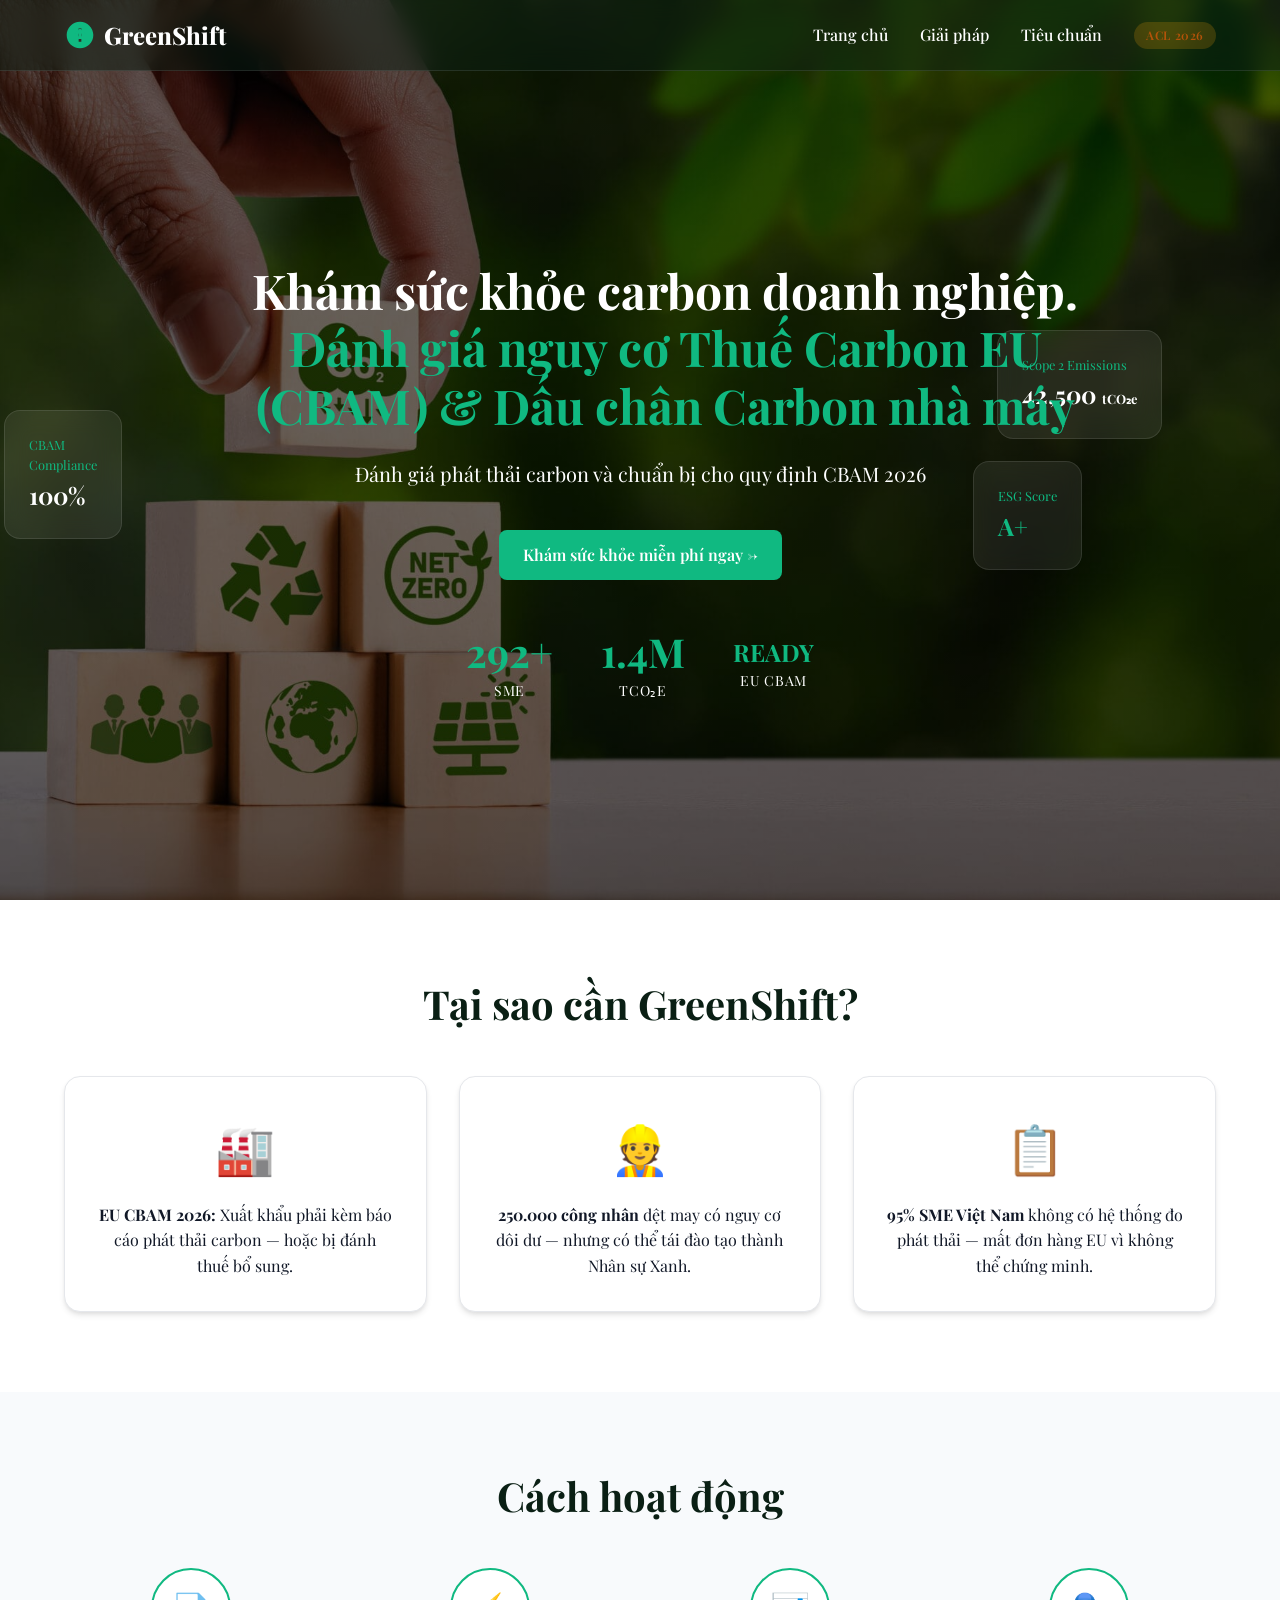
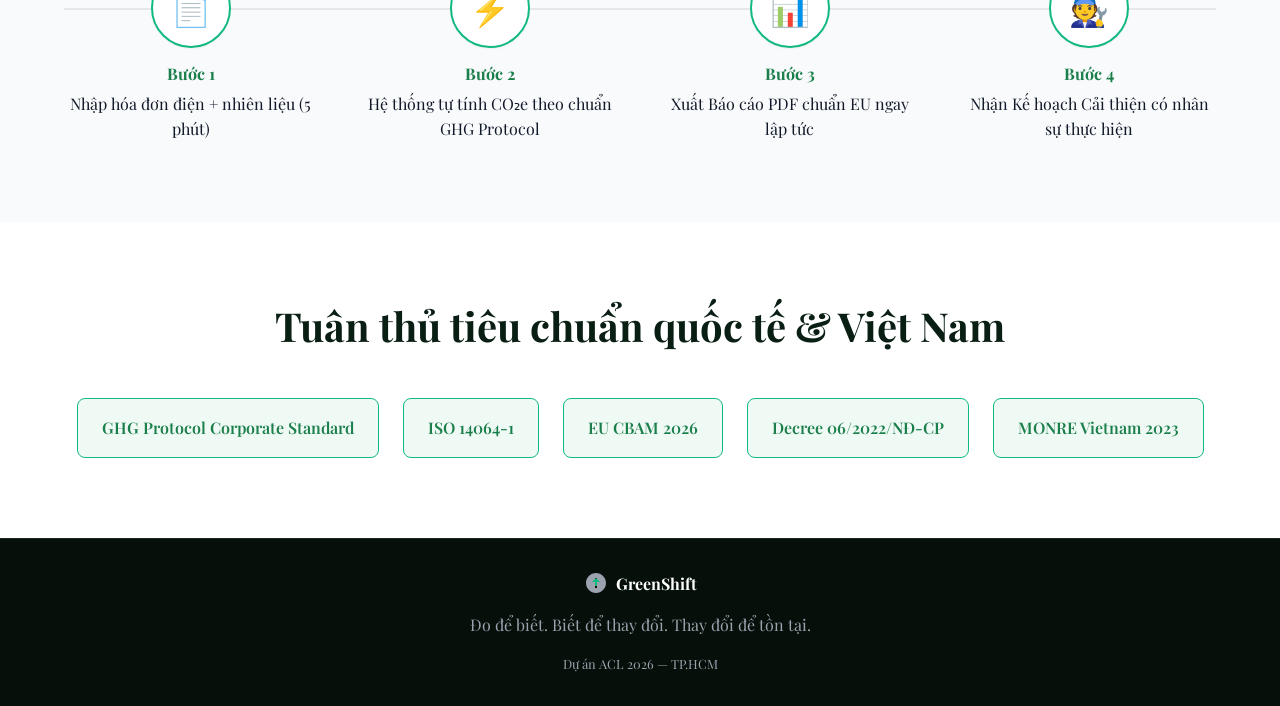
<file: index.html>
<!DOCTYPE html>
<html lang="vi">
<head>
  <meta charset="UTF-8">
  <meta name="viewport" content="width=device-width, initial-scale=1.0">
  <title>GreenShift | Carbon Intelligence Platform for Vietnamese SMEs</title>  
  <link rel="stylesheet" href="css/style.css">
  <link rel="preconnect" href="https://fonts.googleapis.com">
<link rel="preconnect" href="https://fonts.gstatic.com" crossorigin>
<link rel="preconnect" href="https://fonts.googleapis.com">
<link rel="preconnect" href="https://fonts.gstatic.com" crossorigin>
<link rel="preconnect" href="https://fonts.googleapis.com">
<link rel="preconnect" href="https://fonts.gstatic.com" crossorigin>
<link href="https://fonts.googleapis.com/css2?family=Playfair+Display:ital,wght@0,400..900;1,400..900&display=swap" rel="stylesheet">
</head>
<body >

  <nav class="navbar">
    <div class="logo">
      <svg viewBox="0 0 24 24" xmlns="http://www.w3.org/2000/svg">
        <path d="M12 2C6.48 2 2 6.48 2 12s4.48 10 10 10 10-4.48 10-10S17.52 2 12 2zm1 15h-2v-2h2v2zm0-4h-2V7h2v6z"/>
        <path d="M16 11l-4-4-4 4h3v4h2v-4h3z" fill="#10b981"/>
      </svg>
      GreenShift
    </div>
    <div class="nav-links">
      <a href="#">Trang chủ</a>
      <a href="#giai-phap">Giải pháp</a>
      <a href="#tieu-chuan">Tiêu chuẩn</a>
      <span class="badge badge-amber">ACL 2026</span>
    </div>
  </nav>

  <section class="hero">
    <div class="hero-content">
      <h1>Khám sức khỏe carbon doanh nghiệp.<br><span>Đánh giá nguy cơ Thuế Carbon EU (CBAM) & Dấu chân Carbon nhà máy</span></h1>
      <p class="sub">Đánh giá phát thải carbon và chuẩn bị cho quy định CBAM 2026</p>
      <div class="hero-cta">
        <a href="app.html" class="btn btn-primary">Khám sức khỏe miễn phí ngay &rarr;</a>
      </div>
      <div class="stats-counter">
        <div class="stat-item">
          <h3><span class="counter" data-target="500">0</span>+</h3>
          <p>SME</p>
        </div>
        <div class="stat-item">
          <h3><span class="counter" data-target="2.4">0</span>M</h3>
          <p>tCO₂e</p>
        </div>
        <div class="stat-item">
          <h3 style="font-size: 1.5rem; display: flex; align-items: center; height: 100%;">READY</h3>
          <p>EU CBAM</p>
        </div>
      </div>
    </div>
    <div class="hero-visual">
      <div class="floating-card fc-1">
        <div style="font-size: 0.8rem; color: var(--color-accent)">Scope 2 Emissions</div>
        <div style="font-size: 1.5rem; font-weight: bold;">42,500 <span style="font-size:0.8rem">tCO₂e</span></div>
      </div>
      <div class="floating-card fc-2">
        <div style="font-size: 0.8rem; color: var(--color-accent)">ESG Score</div>
        <div style="font-size: 1.5rem; font-weight: bold; color: var(--color-success)">A+</div>
      </div>
      <div class="floating-card fc-3">
        <div style="font-size: 0.8rem; color: var(--color-accent)">CBAM Compliance</div>
        <div style="font-size: 1.5rem; font-weight: bold;">100%</div>
      </div>
    </div>
  </section>

  <section id="giai-phap" class="section pain-points">
    <h2 class="section-title">Tại sao cần GreenShift?</h2>
    <div class="grid-3">
      <div class="card pain-card">
        <div class="icon">🏭</div>
        <p><strong>EU CBAM 2026:</strong> Xuất khẩu phải kèm báo cáo phát thải carbon — hoặc bị đánh thuế bổ sung.</p>
      </div>
      <div class="card pain-card">
        <div class="icon">👷</div>
        <p><strong>250.000 công nhân</strong> dệt may có nguy cơ dôi dư — nhưng có thể tái đào tạo thành Nhân sự Xanh.</p>
      </div>
      <div class="card pain-card">
        <div class="icon">📋</div>
        <p><strong>95% SME Việt Nam</strong> không có hệ thống đo phát thải — mất đơn hàng EU vì không thể chứng minh.</p>
      </div>
    </div>
  </section>

  <section class="section how-it-works">
    <h2 class="section-title">Cách hoạt động</h2>
    <div class="steps-container">
      <div class="step">
        <div class="step-icon">📄</div>
        <h4>Bước 1</h4>
        <p>Nhập hóa đơn điện + nhiên liệu (5 phút)</p>
      </div>
      <div class="step">
        <div class="step-icon">⚡</div>
        <h4>Bước 2</h4>
        <p>Hệ thống tự tính CO₂e theo chuẩn GHG Protocol</p>
      </div>
      <div class="step">
        <div class="step-icon">📊</div>
        <h4>Bước 3</h4>
        <p>Xuất Báo cáo PDF chuẩn EU ngay lập tức</p>
      </div>
      <div class="step">
        <div class="step-icon">🧑‍🔧</div>
        <h4>Bước 4</h4>
        <p>Nhận Kế hoạch Cải thiện có nhân sự thực hiện</p>
      </div>
    </div>
  </section>

  <section id="tieu-chuan" class="section badges-section">
    <h2 class="section-title">Tuân thủ tiêu chuẩn quốc tế & Việt Nam</h2>
    <div class="badges-grid">
      <div class="compliance-badge">GHG Protocol Corporate Standard</div>
      <div class="compliance-badge">ISO 14064-1</div>
      <div class="compliance-badge">EU CBAM 2026</div>
      <div class="compliance-badge">Decree 06/2022/NĐ-CP</div>
      <div class="compliance-badge">MONRE Vietnam 2023</div>
    </div>
  </section>

  <footer id="footer" class="footer">
    <div style="display: flex; justify-content: center; align-items: center; gap: 0.5rem; margin-bottom: 1rem;">
      <svg width="24" height="24" viewBox="0 0 24 24" xmlns="http://www.w3.org/2000/svg">
        <path d="M12 2C6.48 2 2 6.48 2 12s4.48 10 10 10 10-4.48 10-10S17.52 2 12 2zm1 15h-2v-2h2v2zm0-4h-2V7h2v6z" fill="#9ca3af"/>
        <path d="M16 11l-4-4-4 4h3v4h2v-4h3z" fill="#10b981"/>
      </svg>
      <span style="font-weight: 700; color: white;">GreenShift</span>
    </div>
    <p>Đo để biết. Biết để thay đổi. Thay đổi để tồn tại.</p>
    <p style="margin-top: 1rem; font-size: 0.8rem;">Dự án ACL 2026 — TP.HCM</p>
  </footer>

  <script>
    // Simple counter animation
    const counters = document.querySelectorAll('.counter');
    counters.forEach(counter => {
      const target = +counter.getAttribute('data-target');
      const duration = 2000;
      const step = target / (duration / 16);
      let current = 0;
      
      const updateCounter = () => {
        current += step;
        if (current < target) {
          counter.innerText = current % 1 !== 0 ? current.toFixed(1) : Math.ceil(current);
          requestAnimationFrame(updateCounter);
        } else {
          counter.innerText = target;
        }
      };
      updateCounter();
    });
  </script>
</body>
</html>
</file>
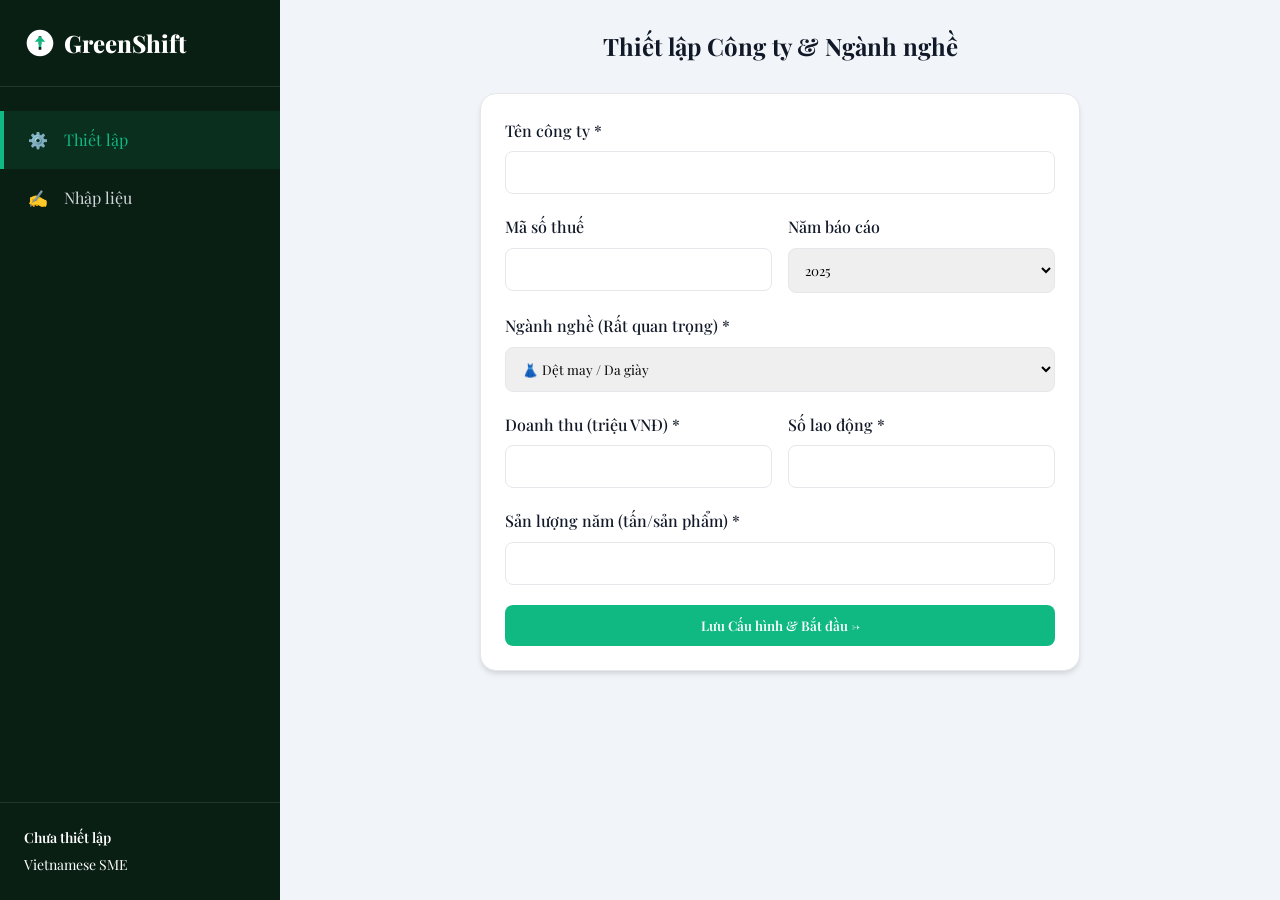
<file: app.html>
<!DOCTYPE html>
<html lang="vi">
<head>
  <meta charset="UTF-8">
  <meta name="viewport" content="width=device-width, initial-scale=1.0">
  <title>GreenShift App v2.0 | MRV Tracker</title>
  <link rel="stylesheet" href="css/style.css">
  <link rel="stylesheet" href="css/print.css" media="print">
  <link rel="preconnect" href="https://fonts.googleapis.com">
  <link rel="preconnect" href="https://fonts.gstatic.com" crossorigin>
  <link href="https://fonts.googleapis.com/css2?family=Playfair+Display:ital,wght@0,400..900;1,400..900&display=swap" rel="stylesheet">

  <!-- Libraries: 100% offline -->
  <script src="libs/chart.umd.min.js"></script>
  <script src="libs/jspdf.umd.min.js"></script>
  <script src="libs/html2canvas.min.js"></script>
  <script src="libs/xlsx.full.min.js"></script>
  
  <!-- Config Modules -->
  <script src="js/industries.js?v=2.2"></script>
  <script src="js/cbam.js?v=2.2"></script>
  <script src="js/calculator.js?v=2.2"></script>
</head>
<body>
  <div class="app-container">
    <aside class="sidebar">
      <div class="sidebar-header">
        <a href="index.html" class="logo">
          <svg viewBox="0 0 24 24" xmlns="http://www.w3.org/2000/svg">
            <path d="M12 2C6.48 2 2 6.48 2 12s4.48 10 10 10 10-4.48 10-10S17.52 2 12 2zm1 15h-2v-2h2v2zm0-4h-2V7h2v6z" fill="#fff"/>
            <path d="M16 11l-4-4-4 4h3v4h2v-4h3z" fill="#10b981"/>
          </svg>
          GreenShift
        </a>
      </div>
      <nav class="sidebar-nav">
        <div class="nav-item active" data-target="view-setup" id="nav-setup">
          <span>⚙️</span> Thiết lập
        </div>
        <div class="nav-item" data-target="view-entry" id="nav-entry">
          <span>✍️</span> Nhập liệu
        </div>
        <div class="nav-item" data-target="view-cbam" id="nav-cbam" style="display: none;">
          <span>💶</span> Tính CBAM
        </div>
        <div class="nav-item" data-target="view-dashboard" id="nav-dashboard" style="display: none;">
          <span>📊</span> Dashboard
        </div>
        <div class="nav-item" data-target="view-report" id="nav-report" style="display: none;">
          <span>📄</span> Báo cáo (9 mục)
        </div>
      </nav>
      <div class="sidebar-footer">
        <div class="company-name" id="sidebar-company-name">Chưa thiết lập</div>
        <div id="sidebar-industry-name">Vietnamese SME</div>
      </div>
    </aside>

    <main class="main-content">
      
      <!-- View: Setup -->
      <section id="view-setup" class="view-section">
        <div class="page-header" >
          <h2 >Thiết lập Công ty & Ngành nghề</h2>
        </div>
        <div class="card" style="max-width: 600px; position: center; margin: 0 auto;">
          <form id="setup-form">
            <div class="form-group">
              <label>Tên công ty *</label>
              <input type="text" id="setup-name" class="form-control" required>
            </div>
            <div class="form-row">
              <div class="form-group">
                <label>Mã số thuế</label>
                <input type="text" id="setup-tax" class="form-control">
              </div>
              <div class="form-group">
                <label>Năm báo cáo</label>
                <select id="setup-year" class="form-control">
                  <option value="2025" selected>2025</option>
                  <option value="2026">2026</option>
                </select>
              </div>
            </div>
            <div class="form-group">
              <label>Ngành nghề (Rất quan trọng) *</label>
              <select id="setup-industry" class="form-control" required>
                <!-- Dữ liệu được populate từ industries.js -->
              </select>
              <small id="setup-industry-desc" style="color: var(--color-primary); display:block; margin-top:0.5rem;"></small>
            </div>
            <div class="form-row">
              <div class="form-group">
                <label>Doanh thu (triệu VNĐ) *</label>
                <input type="number" id="setup-revenue" class="form-control" required>
              </div>
              <div class="form-group">
                <label>Số lao động *</label>
                <input type="number" id="setup-employees" class="form-control" required>
              </div>
            </div>
            <div class="form-group">
              <label>Sản lượng năm (tấn/sản phẩm) *</label>
              <input type="number" id="setup-production" class="form-control" required>
            </div>
            <button type="submit" class="btn btn-primary" style="width: 100%;">Lưu Cấu hình & Bắt đầu &rarr;</button>
          </form>
        </div>
      </section>

      <!-- View: Data Entry -->
      <section id="view-entry" class="view-section active">
        <div class="page-header">
          <h2>Nhập liệu GHG (Tổng hợp năm)</h2>
          <button id="btn-demo-data" class="btn btn-outline">Nạp dữ liệu mẫu (Theo ngành)</button>
        </div>

        <form id="entry-form-full">
          <!-- SCOPE 1 -->
          <div class="card" style="margin-bottom: 2rem;">
            <h3 style="color: var(--color-danger); margin-bottom: 1rem;">🔴 Scope 1 — Phát thải trực tiếp (Nhiên liệu, Hóa chất, Khí lạnh)</h3>
            <div class="grid-3" id="scope1-container">
              <!-- Dynamically populated fields -->
            </div>
          </div>

          <!-- SCOPE 2 -->
          <div class="card" style="margin-bottom: 2rem;">
            <h3 style="color: var(--color-warning); margin-bottom: 1rem;">🟡 Scope 2 — Phát thải gián tiếp (Điện, Nước, Hơi)</h3>
            <div class="grid-3" id="scope2-container">
              <!-- Dynamically populated fields -->
            </div>
          </div>

          <!-- SCOPE 3 -->
          <div class="card" style="margin-bottom: 2rem;">
            <h3 style="color: var(--color-primary); margin-bottom: 1rem;">🟢 Scope 3 — Chuỗi giá trị (Theo đặc thù ngành)</h3>
            <div id="scope3-container">
              <!-- Dynamically populated categories -->
            </div>
          </div>

          <div class="sticky-footer" style="position: sticky; bottom: 0; background: var(--color-bg); padding: 1rem 0; border-top: 1px solid var(--color-border); display: flex; justify-content: space-between; align-items: center; z-index: 10;">
             <div>
               <span style="font-size: 1.2rem;">Tổng ước tính: <strong id="live-total-ghg" style="color: var(--color-danger); font-size: 1.5rem;">0.00</strong> tCO₂e</span>
             </div>
             <button type="submit" class="btn btn-primary btn-large">💾 Lưu Dữ liệu Năm</button>
          </div>
        </form>
      </section>

      <!-- View: CBAM -->
      <section id="view-cbam" class="view-section">
        <div class="page-header">
          <h2>Thuế Carbon Biên Giới EU (CBAM)</h2>
        </div>
        <div class="grid-2">
          <div class="card">
            <h3>Công cụ tính chi phí</h3>
            <form id="cbam-form">
              <div class="form-group">
                <label>Sản phẩm xuất khẩu EU</label>
                <select id="cbam-product" class="form-control">
                   <!-- Populated by JS -->
                </select>
              </div>
              <div class="form-group">
                <label>Sản lượng xuất khẩu (tấn/năm)</label>
                <input type="number" id="cbam-tonnes" class="form-control" required value="1000">
              </div>
              <div class="form-group">
                <label>Năm xuất khẩu (Quyết định % CBAM Factor)</label>
                <select id="cbam-year" class="form-control">
                  <option value="2026">2026 (2.5% bị đánh thuế)</option>
                  <option value="2027">2027 (5.0% bị đánh thuế)</option>
                  <option value="2030">2030 (25.0% bị đánh thuế)</option>
                  <option value="2034">2034 (100% bị đánh thuế)</option>
                </select>
              </div>
              <div class="form-group">
                <label>
                  <input type="checkbox" id="cbam-default-values"> Sử dụng Dữ liệu mặc định của EU (Default Values)
                </label>
                <small style="display:block; color:var(--color-text-secondary); margin-left: 1.5rem;">Đánh dấu nếu bạn KHÔNG có báo cáo MRV được xác minh (sẽ bị phạt thêm 50% lượng phát thải).</small>
              </div>
              <button type="submit" class="btn btn-primary" style="width: 100%;">Tính toán &rarr;</button>
            </form>
          </div>

          <div class="card" id="cbam-result" style="display:none; background-color: var(--color-card-bg);">
             <h3 style="text-align: center; margin-bottom: 1.5rem;">Kết quả Tạm tính</h3>
             
             <div style="display:flex; justify-content: space-between; border-bottom: 1px solid var(--color-border); padding-bottom: 1rem; margin-bottom: 1rem;">
               <span>Phát thải nhúng (Embedded):</span>
               <strong id="cbam-embedded-res">0.00 tCO₂e/tấn</strong>
             </div>
             <div style="display:flex; justify-content: space-between; border-bottom: 1px solid var(--color-border); padding-bottom: 1rem; margin-bottom: 1rem;">
               <span>Chứng chỉ CBAM cần mua:</span>
               <strong id="cbam-certs-res">0 chứng chỉ</strong>
             </div>
             
             <div style="text-align: center; margin: 2rem 0;">
                <div style="font-size: 0.875rem; color: var(--color-text-secondary);">Tổng chi phí ước tính</div>
                <div id="cbam-cost-eur" style="font-size: 2rem; color: var(--color-danger); font-weight: bold;">€0</div>
                <div id="cbam-cost-vnd" style="font-size: 1.25rem; color: var(--color-text-primary);">~ 0 VNĐ</div>
             </div>

             <div id="cbam-savings-box" style="background: rgba(16, 185, 129, 0.1); padding: 1rem; border-radius: var(--radius-md); border-left: 4px solid var(--color-primary);">
                <strong>💡 Lợi ích của MRV:</strong> Bạn đang tiết kiệm được <span id="cbam-saving-vnd" style="color:var(--color-primary); font-weight:bold;">0 VNĐ</span> so với việc dùng Dữ liệu mặc định của EU.
             </div>
          </div>
        </div>
      </section>

      <!-- View: Dashboard -->
      <section id="view-dashboard" class="view-section">
        <div class="page-header">
          <h2>Dashboard Phân Tích</h2>
        </div>
        
        <div class="kpi-grid">
          <div class="kpi-card">
            <div class="kpi-title">Tổng Phát Thải</div>
            <div class="kpi-value" id="kpi-total">0.00</div>
            <div class="kpi-unit">tCO₂e</div>
          </div>
          <div class="kpi-card">
            <div class="kpi-title">Scope 1 (Trực tiếp)</div>
            <div class="kpi-value" id="kpi-s1">0.00</div>
            <div class="kpi-unit">tCO₂e</div>
          </div>
          <div class="kpi-card">
            <div class="kpi-title">Scope 2 (Gián tiếp)</div>
            <div class="kpi-value" id="kpi-s2">0.00</div>
            <div class="kpi-unit">tCO₂e</div>
          </div>
          <div class="kpi-card">
            <div class="kpi-title">Scope 3 (Chuỗi GT)</div>
            <div class="kpi-value" id="kpi-s3" style="color: var(--color-primary);">0.00</div>
            <div class="kpi-unit">tCO₂e</div>
          </div>
        </div>

        <div class="charts-grid" style="grid-template-columns: 1fr; max-width: 600px; margin: 1.5rem auto;">
          <div class="chart-card">
            <h3 style="text-align: center;">Tỷ trọng Phát thải (Scope 1, 2, 3)</h3>
            <div class="chart-wrapper">
              <canvas id="scopeChart"></canvas>
            </div>
          </div>
        </div>

        <div class="card" style="margin-top: 2rem;">
          <h3>Benchmark Ngành: <span id="bench-industry" style="color:var(--color-primary)"></span></h3>
          <div id="benchmarks-container" style="margin-top: 1.5rem;">
            <!-- Rendered by JS -->
          </div>
        </div>
      </section>

      <!-- View: Report -->
      <section id="view-report" class="view-section">
        <div class="page-header">
          <h2>Báo cáo 9 mục Chuẩn EU & Hành động</h2>
          <div>
            <button id="btn-export-excel" class="btn btn-primary">📥 Xuất Excel Báo Cáo</button>
          </div>
        </div>

        <div id="report-content" class="report-container">
          <!-- Rendered via JS -->
        </div>
      </section>

    </main>
  </div>

  <script src="js/storage.js?v=2.2"></script>
  <script src="js/charts.js?v=2.2"></script>
  <script src="js/report.js?v=2.2"></script>
  <script src="js/main.js?v=2.2"></script>
</body>
</html>
</file>
<file: css/style.css>
/* =============================================
   OFFLINE FONTS — Local @font-face declarations
   Inter 400 downloaded to libs/fonts/
   Fallback: system-ui → Segoe UI → sans-serif
   ============================================= */

@font-face {
  font-family: 'Inter';
  font-style: normal;
  font-weight: 400;
  font-display: swap;
  src: url('../libs/fonts/inter-400.woff2') format('woff2'),
       local('Inter Regular'),
       local('Inter');
}

/* System font stack for weights 500/600 (no download needed — browser synthesizes) */
@font-face {
  font-family: 'Inter';
  font-style: normal;
  font-weight: 500 600;
  font-display: swap;
  src: local('Inter Medium'),
       local('Inter SemiBold'),
       local('Inter');
}

/* Plus Jakarta Sans — use system fallback (Trebuchet MS is similar bold geometric) */
@font-face {
  font-family: 'Plus Jakarta Sans';
  font-style: normal;
  font-weight: 700 800;
  font-display: swap;
  src: local('Plus Jakarta Sans Bold'),
       local('Plus Jakarta Sans');
}

/* JetBrains Mono — fallback to Consolas/Courier */
@font-face {
  font-family: 'JetBrains Mono';
  font-style: normal;
  font-weight: 400;
  font-display: swap;
  src: local('JetBrains Mono'),
       local('Consolas');
}


:root {
  --color-primary: #1a7f4b;
  --color-accent: #10b981;
  --color-dark-bg: #0a1f14;
  --color-card-bg: #f0faf5;
  --color-text-primary: #111827;
  --color-text-secondary: #6b7280;
  --color-warning: #f59e0b;
  --color-danger: #ef4444;
  --color-success: #10b981;
  --color-white: #ffffff;
  --color-border: #e5e7eb;
  --shadow-sm: 0 1px 2px 0 rgba(0, 0, 0, 0.05);
  --shadow-md: 0 4px 6px -1px rgba(0, 0, 0, 0.1), 0 2px 4px -1px rgba(0, 0, 0, 0.06);
  --shadow-lg: 0 10px 15px -3px rgba(0, 0, 0, 0.1), 0 4px 6px -2px rgba(0, 0, 0, 0.05);
  --shadow-hover: 0 20px 25px -5px rgba(0, 0, 0, 0.1), 0 10px 10px -5px rgba(0, 0, 0, 0.04);
  --radius-md: 0.5rem;
  --radius-lg: 1rem;
  --radius-xl: 1.5rem;
  /* Offline-safe font stack: local woff2 → system fonts */
  --font-heading: Playfair Display, Arial, sans-serif;
  --font-body: Playfair Display, Arial, sans-serif;
  --font-mono: Playfair Display, Arial, sans-serif;
  --transition: all 0.3s ease;
}

* {
  margin: 0;
  padding: 0;
  box-sizing: border-box;
}

html, body, body * {
  font-family: 'Playfair Display', Arial, sans-serif;
}

body {
  font-family: Playfair Display, Arial, sans-serif;
  color: var(--color-text-primary);
  line-height: 1.6;
  background-color: #f8fafc;
}

h1, h2, h3, h4, h5, h6 {
   font-family: Playfair Display, Arial, sans-serif;
  font-weight: 700;
  line-height: 1.2;
}

a {
  text-decoration: none;
  color: inherit;
}

button {
  cursor: pointer;
  font-family: Playfair Display, Arial, sans-serif;
  border: none;
  outline: none;
}

/* UI Elements */
.btn {
   font-family: Playfair Display, Arial, sans-serif;
  display: inline-flex;
  align-items: center;
  justify-content: center;
  padding: 0.75rem 1.5rem;
  border-radius: var(--radius-md);
  font-weight: 600;
  transition: var(--transition);
  text-align: center;
  gap: 0.5rem;
}

.btn-primary {
  background-color: var(--color-accent);
  color: var(--color-white);
}

.btn-primary:hover {
  background-color: #0d9488;
  transform: scale(1.02);
  box-shadow: var(--shadow-md);
}

.btn-outline {
  background-color: transparent;
  border: 2px solid var(--color-accent);
  color: var(--color-accent);
}

.btn-outline:hover {
  background-color: rgba(16, 185, 129, 0.1);
  transform: scale(1.02);
}

.btn-secondary {
  background-color: var(--color-white);
  color: var(--color-text-primary);
  border: 1px solid var(--color-border);
}

.btn-secondary:hover {
  background-color: #f9fafb;
}

.btn-danger {
  background-color: var(--color-danger);
  color: var(--color-white);
}

.card {
  background: var(--color-white);
  border-radius: var(--radius-lg);
  padding: 1.5rem;
  box-shadow: var(--shadow-md);
  transition: var(--transition);
  border: 1px solid var(--color-border);
}

.card:hover {
  transform: translateY(-4px);
  box-shadow: var(--shadow-hover);
}

.badge {
  display: inline-block;
  padding: 0.25rem 0.75rem;
  border-radius: 9999px;
  font-size: 0.75rem;
  font-weight: 600;
  text-transform: uppercase;
  letter-spacing: 0.05em;
}

.badge-amber {
  background-color: rgba(245, 158, 11, 0.2);
  color: #b45309;
}

.badge-green {
  background-color: rgba(12, 231, 158, 0.2);
  color: var(--color-primary);
}
 html{
  scroll-behavior: smooth;
  scroll-padding-top: 100px;
}
/* Landing Page */
.navbar {
   font-family: Playfair Display, Arial, sans-serif;
  position: fixed;
  top: 0;
  left: 0;
  right: 0;
  display: flex;
  justify-content: space-between;
  align-items: center;
  padding: 1rem 5%;
  background: rgba(10, 31, 20, 0.5);
  backdrop-filter: blur(12px);
  -webkit-backdrop-filter: blur(12px);
  z-index: 1000;
  border-bottom: 1px solid rgba(255,255,255,0.1);
  color: var(--color-white);
}

.logo {
  display: flex;
  align-items: center;
  gap: 0.5rem;
  font-family: Playfair Display, Arial, sans-serif;
  font-size: 1.5rem;
  font-weight: 800;
  color: var(--color-white);
}

.logo svg {
  width: 32px;
  height: 32px;
  fill: var(--color-accent);
}

.nav-links {
  display: flex;
  gap: 2rem;
  align-items: center;
}

.nav-links a {
  font-weight: 500;
  transition: var(--transition);
}

.nav-links a:hover {
  color: var(--color-accent);
}

.hero {
  font-family: Playfair Display, Arial, sans-serif;
  
  background-image: linear-gradient(rgba(0, 0, 0, 0.6), rgba(0, 0, 0, 0.6)), url("../Images/eco2.jpeg");
  background-repeat: no-repeat;
  background-position: center center;
  background-size: cover;
  min-height: 100vh;
  width: 100%;
  background-color: var(--color-dark-bg);
  /*background: linear-gradient(135deg, #0a1f14 0%, #0f2d1c 50%, #1a4a2e 100%);*/
  display: flex;
  align-items: center;
  padding: 6rem 5% 2rem;
  color: var(--color-white);
  position: relative;
  overflow: hidden;
}

.hero-content {
  text-align: center;
  width: 800px;
  margin: 0 auto;
  max-width: 800px;
  z-index: 2;
}

.hero h1 {
  font-family: Playfair Display, Arial, sans-serif;
  text-align: center;
  width: 850px;
  margin: 0 auto;
  
  font-size: 3rem;
  margin-bottom: 1.5rem;
}

.hero h1 span {
  text-align: center;
  width: 800px;
  margin: 0 auto;
  color: var(--color-accent);
}

.hero p.sub {
  text-align: center;
  width: 800px;
  margin: 0 auto;
  font-size: 1.25rem;
  margin-bottom: 2.5rem;
  color: #ffffff;
}

.hero-cta {
  display: flex;
  justify-content: center;
  align-items: center;
  gap: 1rem;
  margin-bottom: 3rem;
}

.stats-counter {
  display: flex;
  justify-content: center;
  align-items: center;
  gap: 3rem;
}

.stat-item h3 {
  font-size: 2.5rem;
  color: var(--color-accent);
  margin-bottom: 0.25rem;
 font-family: Playfair Display, Arial, sans-serif;
}

.stat-item p {
   font-family: Playfair Display, Arial, sans-serif;
  color: #ffffff;
  font-size: 0.875rem;
  text-transform: uppercase;
  letter-spacing: 0.05em;
}

.hero-visual {
  position: absolute;
  right: 3%;
  top: 50%;
  transform: translateY(-50%);
  width: 400px;
  height: 400px;
  z-index: 1;
}

.floating-card {
   font-family: Playfair Display, Arial, sans-serif;
   font-size: 1.1rem;
  background: rgba(255, 255, 255, 0.08);
  backdrop-filter: blur(12px);
  border: 1px solid rgba(255,255,255,0.1);
  padding: 1.5rem;
  border-radius: var(--radius-lg);
  color: white;
  position: absolute;
  animation: float 6s ease-in-out infinite;
}

.fc-1 { top: 20%; right: 20%; animation-delay: 0s; }
.fc-2 { bottom: 20%; right: 40%; animation-delay: 2s; }
.fc-3 { top: 40%; right: 280%; animation-delay: 4s; }

@keyframes float {
  0% { transform: translateY(0px); }
  50% { transform: translateY(-20px); }
  100% { transform: translateY(0px); }
}

.section {
  padding: 5rem 5%;
}

.section-title {
   font-family: Playfair Display, Arial, sans-serif;
  text-align: center;
  font-size: 2.5rem;
  margin-bottom: 3rem;
  color: var(--color-dark-bg);
}

.pain-points {
  background: var(--color-white);
}

.grid-3 {
  display: grid;
  grid-template-columns: repeat(auto-fit, minmax(300px, 1fr));
  gap: 2rem;
}

.pain-card {
   font-family: Playfair Display, Arial, sans-serif;
  text-align: center;
  padding: 2rem;
}

.pain-card .icon {
  font-size: 3rem;
  margin-bottom: 1rem;
}

.how-it-works {
   font-family: Playfair Display, Arial, sans-serif;
  background: #f8fafc;
}

.steps-container {
  display: flex;
  justify-content: space-between;
  position: relative;
}

.steps-container::before {
  content: '';
  position: absolute;
  top: 40px;
  left: 0;
  right: 0;
  height: 2px;
  background: var(--color-border);
  z-index: 1;
}

.step {
  text-align: center;
  position: relative;
  z-index: 2;
  width: 22%;
}

.step-icon {
  width: 80px;
  height: 80px;
  background: var(--color-white);
  border: 2px solid var(--color-accent);
  border-radius: 50%;
  display: flex;
  align-items: center;
  justify-content: center;
  font-size: 2rem;
  margin: 0 auto 1rem;
  box-shadow: var(--shadow-sm);
}

.step h4 {
  margin-bottom: 0.5rem;
  color: var(--color-primary);
}

.badges-section {
   font-family: Playfair Display, Arial, sans-serif;
  background: var(--color-white);
  text-align: center;
}

.badges-grid {
  display: flex;
  flex-wrap: wrap;
  justify-content: center;
  gap: 1.5rem;
}

.compliance-badge {
  padding: 1rem 1.5rem;
  background: var(--color-card-bg);
  border: 1px solid var(--color-accent);
  border-radius: var(--radius-md);
  font-weight: 600;
  color: var(--color-primary);
}

.business-model {
   font-family: Playfair Display, Arial, sans-serif;
  background: var(--color-dark-bg);
  color: var(--color-white);
}

.business-model .section-title {
  color: var(--color-white);
}

.model-visual {
  display: flex;
  align-items: center;
  justify-content: space-between;
  max-width: 800px;
  margin: 0 auto;
  background: rgba(255,255,255,0.05);
  padding: 3rem;
  border-radius: var(--radius-xl);
  border: 1px solid rgba(255,255,255,0.1);
}

.entity {
  text-align: center;
  width: 25%;
}

.entity .icon {
  font-size: 3rem;
  margin-bottom: 1rem;
}

.arrow {
  color: var(--color-accent);
  font-size: 2rem;
  width: 10%;
  text-align: center;
}

.platform-entity {
  width: 30%;
  padding: 2rem;
  background: rgba(16, 185, 129, 0.1);
  border: 2px solid var(--color-accent);
  border-radius: var(--radius-lg);
}

.platform-entity h3 {
  color: var(--color-accent);
}

footer {
  background: #05100a;
  color: #9ca3af;
  text-align: center;
  padding: 2rem 5%;
  border-top: 1px solid rgba(255,255,255,0.1);
}

/* APP Layout */
.app-container {
  display: flex;
  height: 100vh;
  overflow: hidden;
  background-color: #f1f5f9;
}

.sidebar {
  width: 280px;
  background: var(--color-dark-bg);
  color: white;
  display: flex;
  flex-direction: column;
  flex-shrink: 0;
}

.sidebar-header {
  padding: 1.5rem;
  border-bottom: 1px solid rgba(255,255,255,0.1);
}

.sidebar-nav {
  font-family: Playfair Display, Arial, sans-serif;
  flex: 1;
  padding: 1.5rem 0;
  overflow-y: auto;
}

.nav-item {
  display: flex;
  align-items: center;
  padding: 1rem 1.5rem;
  color: #d1d5db;
  gap: 1rem;
  transition: var(--transition);
  cursor: pointer;
  border-left: 4px solid transparent;
}

.nav-item:hover {
  background: rgba(255,255,255,0.05);
  color: white;
}

.nav-item.active {
  background: rgba(16, 185, 129, 0.1);
  color: var(--color-accent);
  border-left-color: var(--color-accent);
}

.sidebar-footer {
  padding: 1.5rem;
  border-top: 1px solid rgba(255,255,255,0.1);
  font-size: 0.875rem;
}

.sidebar-footer .company-name {
  font-weight: 600;
  color: white;
  margin-bottom: 0.25rem;
}

.main-content {
  flex: 1;
  overflow-y: auto;
  padding: 2rem;
  position: relative;
}

.view-section {
  display: none;
  animation: fadeIn 0.4s ease;
}

.view-section.active {
  display: block;
}

@keyframes fadeIn {
  from { opacity: 0; transform: translateY(10px); }
  to { opacity: 1; transform: translateY(0); }
}

.page-header {
  display: flex;
  justify-content: space-between;
  align-items: center;
  margin-bottom: 2rem;
}

#view-setup .page-header {
  justify-content: center;
  text-align: center;
}

/* Forms */
.form-group {
  margin-bottom: 1.25rem;
}

.form-group label {
  display: block;
  margin-bottom: 0.5rem;
  font-weight: 500;
  color: var(--color-text-primary);
}

.form-control {
  width: 100%;
  padding: 0.75rem;
  border: 1px solid var(--color-border);
  border-radius: var(--radius-md);
  font-family: Playfair Display, Arial, sans-serif;
  transition: var(--transition);
}

.form-control:focus {
  border-color: var(--color-accent);
  box-shadow: 0 0 0 3px rgba(16, 185, 129, 0.2);
}

.form-row {
  display: grid;
  grid-template-columns: repeat(auto-fit, minmax(200px, 1fr));
  gap: 1rem;
}

/* Tables */
.table-container {
  overflow-x: auto;
}

table {
  width: 100%;
  border-collapse: collapse;
}

th, td {
  padding: 1rem;
  text-align: left;
  border-bottom: 1px solid var(--color-border);
}

th {
  font-weight: 600;
  color: var(--color-text-secondary);
  background: #f9fafb;
}

.table-row:hover {
  background: #f8fafc;
}

.mono-text {
  font-family: Playfair Display, Arial, sans-serif;
}

/* Dashboard */
.kpi-grid {
  display: grid;
  grid-template-columns: repeat(auto-fit, minmax(240px, 1fr));
  gap: 1.5rem;
  margin-bottom: 2rem;
}

.kpi-card {
  padding: 1.5rem;
  border-radius: var(--radius-lg);
  background: white;
  box-shadow: var(--shadow-sm);
  border: 1px solid var(--color-border);
}

.kpi-title {
  color: var(--color-text-secondary);
  font-size: 0.875rem;
  font-weight: 500;
  margin-bottom: 0.5rem;
}

.kpi-value {
  font-size: 2rem;
  font-weight: 700;
  color: var(--color-text-primary);
  font-family: Playfair Display, Arial, sans-serif;
}

.kpi-unit {
  font-size: 1rem;
  color: var(--color-text-secondary);
  font-weight: 400;
}

.charts-grid {
  display: grid;
  grid-template-columns: 2fr 1fr;
  gap: 1.5rem;
  margin-bottom: 2rem;
}

.chart-card {
  background: white;
  padding: 1.5rem;
  border-radius: var(--radius-lg);
  border: 1px solid var(--color-border);
  box-shadow: var(--shadow-sm);
}

.benchmark-bar {
  height: 24px;
  background: #e5e7eb;
  border-radius: 12px;
  overflow: hidden;
  position: relative;
  margin-top: 1rem;
}

.benchmark-fill {
  height: 100%;
  background: var(--color-success);
  transition: width 1s ease;
}

.benchmark-marker {
  position: absolute;
  top: 0;
  bottom: 0;
  width: 2px;
  background: var(--color-text-primary);
  z-index: 10;
}

/* Report */
.report-container {
  background: white;
  max-width: 210mm;
  margin: 0 auto;
  box-shadow: var(--shadow-lg);
}

.report-page {
  padding: 2cm;
  min-height: 297mm;
  border-bottom: 1px dashed #ccc;
  position: relative;
}

.cover-page {
  display: flex;
  flex-direction: column;
  justify-content: center;
  border-left: 20px solid var(--color-primary);
}

.cover-title {
  font-size: 3rem;
  color: var(--color-primary);
  margin-bottom: 2rem;
}

.report-section {
  margin-bottom: 3rem;
}

.report-section h3 {
  color: var(--color-primary);
  border-bottom: 2px solid var(--color-primary);
  padding-bottom: 0.5rem;
  margin-bottom: 1.5rem;
}

.action-card {
  background: var(--color-card-bg);
  border-left: 4px solid var(--color-accent);
  padding: 1.5rem;
  border-radius: 0 var(--radius-md) var(--radius-md) 0;
  margin-bottom: 1.5rem;
}

.action-card h4 {
  color: var(--color-primary);
  margin-bottom: 1rem;
  display: flex;
  align-items: center;
  gap: 0.5rem;
}

.action-card ul {
  list-style: none;
}

.action-card li {
  margin-bottom: 0.5rem;
  padding-left: 1.5rem;
  position: relative;
}

.action-card li::before {
  content: '→';
  position: absolute;
  left: 0;
  color: var(--color-accent);
}

/* Responsive */
@media (max-width: 1024px) {
  .charts-grid {
    grid-template-columns: 1fr;
  }
}

@media (max-width: 768px) {
  .app-container {
    flex-direction: column;
  }
  .sidebar {
    width: 100%;
    height: auto;
    flex-direction: row;
    overflow-x: auto;
  }
  .sidebar-header {
    display: none;
  }
  .sidebar-nav {
    font-family: Playfair Display, Arial, sans-serif;
    display: flex;
    padding: 0;
  }
  .nav-item {
    padding: 1rem;
    border-left: none;
    border-bottom: 4px solid transparent;
    white-space: nowrap;
  }
  .nav-item.active {
    border-bottom-color: var(--color-accent);
  }
  .hero h1 {
    font-size: 2.5rem;
  }
  .hero-visual {
    display: none;
  }
  .steps-container {
    flex-direction: column;
    gap: 2rem;
  }
  .steps-container::before {
    display: none;
  }
  .step {
    width: 100%;
  }
  .model-visual {
    flex-direction: column;
    gap: 2rem;
  }
  .entity, .platform-entity {
    width: 100%;
  }
  .arrow {
    transform: rotate(90deg);
  }
}

/* Charts Grid & Card Fix */
.charts-grid {
  display: grid;
  grid-template-columns: repeat(2, 1fr);
  gap: 1.5rem;
  margin-top: 1.5rem;
}
@media (max-width: 768px) {
  .charts-grid { grid-template-columns: 1fr; }
}

.chart-card {
  background: var(--color-white);
  border-radius: var(--radius-lg);
  padding: 1.5rem;
  box-shadow: var(--shadow-sm);
  border: 1px solid var(--color-border);
}

.chart-card h3 {
  margin-bottom: 1rem;
  font-size: 1.1rem;
}

.chart-wrapper {
  position: relative;
  height: 260px;
  width: 100%;
}


/* =============================================
   REPORT STYLING — Clean, Full-Width Paper Layout
   ============================================= */
.report-container {
  width: 100%;
  max-width: 1100px;
  margin: 0 auto;
  background: var(--color-white);
  padding: 2.5rem 3rem;
  border-radius: var(--radius-lg);
  box-shadow: 0 4px 20px rgba(0, 0, 0, 0.05);
  border: 1px solid var(--color-border);
  box-sizing: border-box;
  color: var(--color-text-primary);
}

.report-section {
  margin-bottom: 2.5rem;
  padding-bottom: 1.5rem;
  border-bottom: 1px dashed var(--color-border);
}

.report-section:last-child {
  border-bottom: none;
}

.report-section h3 {
  font-size: 1.25rem;
  font-weight: 700;
  color: var(--color-primary);
  margin-bottom: 1rem;
  padding-bottom: 0.5rem;
  border-bottom: 2px solid var(--color-card-bg);
}

/* Report Lists — Fix indent & alignment */
.report-container ul, .report-container ol {
  padding-left: 1.75rem !important;
  margin: 0.75rem 0 1.25rem 0 !important;
  list-style-position: outside !important;
}

.report-container li {
  margin-bottom: 0.5rem !important;
  line-height: 1.6 !important;
  color: var(--color-text-primary) !important;
}

/* Report Tables — Beautiful & Full Width */
.report-container table {
  width: 100% !important;
  border-collapse: collapse !important;
  margin: 1.25rem 0 !important;
  font-size: 0.9rem !important;
  box-shadow: 0 1px 3px rgba(0,0,0,0.02);
}

.report-container th {
  background-color: var(--color-card-bg) !important;
  color: var(--color-primary) !important;
  font-weight: 600 !important;
  padding: 0.75rem 1rem !important;
  border: 1px solid var(--color-border) !important;
  text-align: left !important;
}

.report-container td {
  padding: 0.75rem 1rem !important;
  border: 1px solid var(--color-border) !important;
  vertical-align: middle !important;
}

.report-container tr:nth-child(even) {
  background-color: #f9fbf9 !important;
}

/* Grid & KPI Boxes in Report */
.report-container .grid-3 {
  display: grid;
  grid-template-columns: repeat(3, 1fr);
  gap: 1rem;
  margin-bottom: 1.5rem;
}

.report-container .grid-2 {
  display: grid;
  grid-template-columns: repeat(2, 1fr);
  gap: 1rem;
}

@media (max-width: 768px) {
  .report-container {
    padding: 1.5rem;
  }
  .report-container .grid-3, .report-container .grid-2 {
    grid-template-columns: 1fr;
  }
}
.footer{
   font-family: Playfair Display, Arial, sans-serif;
}
</file>
<file: css/print.css>
@media print {
 
  body {
    background: white;
    font-size: 11pt;
    color: black;
  }
  
  .navbar, .sidebar, .btn, .page-header, .hero, .pain-points, .how-it-works, .badges-section, .business-model, footer {
    display: none !important;
  }
  
  .app-container, .main-content {
    display: block;
    height: auto;
    overflow: visible;
    padding: 0;
    margin: 0;
    background: white;
  }
  
  .report-container {
    box-shadow: none;
    max-width: none;
    width: 100%;
    margin: 0;
  }
  
  .report-page {
    padding: 0;
    margin: 0;
    min-height: 0;
    border: none;
    page-break-after: always;
  }

  .report-page:last-child {
    page-break-after: auto;
  }
  
  .cover-page {
    height: 100vh;
    border-left: 20px solid #1a7f4b !important;
    padding-left: 2cm !important;
    justify-content: center;
  }
  
  .report-section {
    page-break-inside: avoid;
    margin-bottom: 2cm;
  }
  
  h1, h2, h3, h4, h5, h6 {
    page-break-after: avoid;
  }
  
  table {
    page-break-inside: auto;
  }
  
  tr {
    page-break-inside: avoid;
    page-break-after: auto;
  }
  
  th {
    background-color: #f3f4f6 !important;
    -webkit-print-color-adjust: exact;
    color-adjust: exact;
  }
  
  .action-card {
    page-break-inside: avoid;
    background-color: #f0faf5 !important;
    border-left: 4px solid #10b981 !important;
    -webkit-print-color-adjust: exact;
    color-adjust: exact;
  }
  
  /* Ensure backgrounds and charts render */
  * {
    -webkit-print-color-adjust: exact !important;
    color-adjust: exact !important;
    print-color-adjust: exact !important;
  }
  
  canvas {
    max-width: 100%;
    page-break-inside: avoid;
  }
}
</file>
